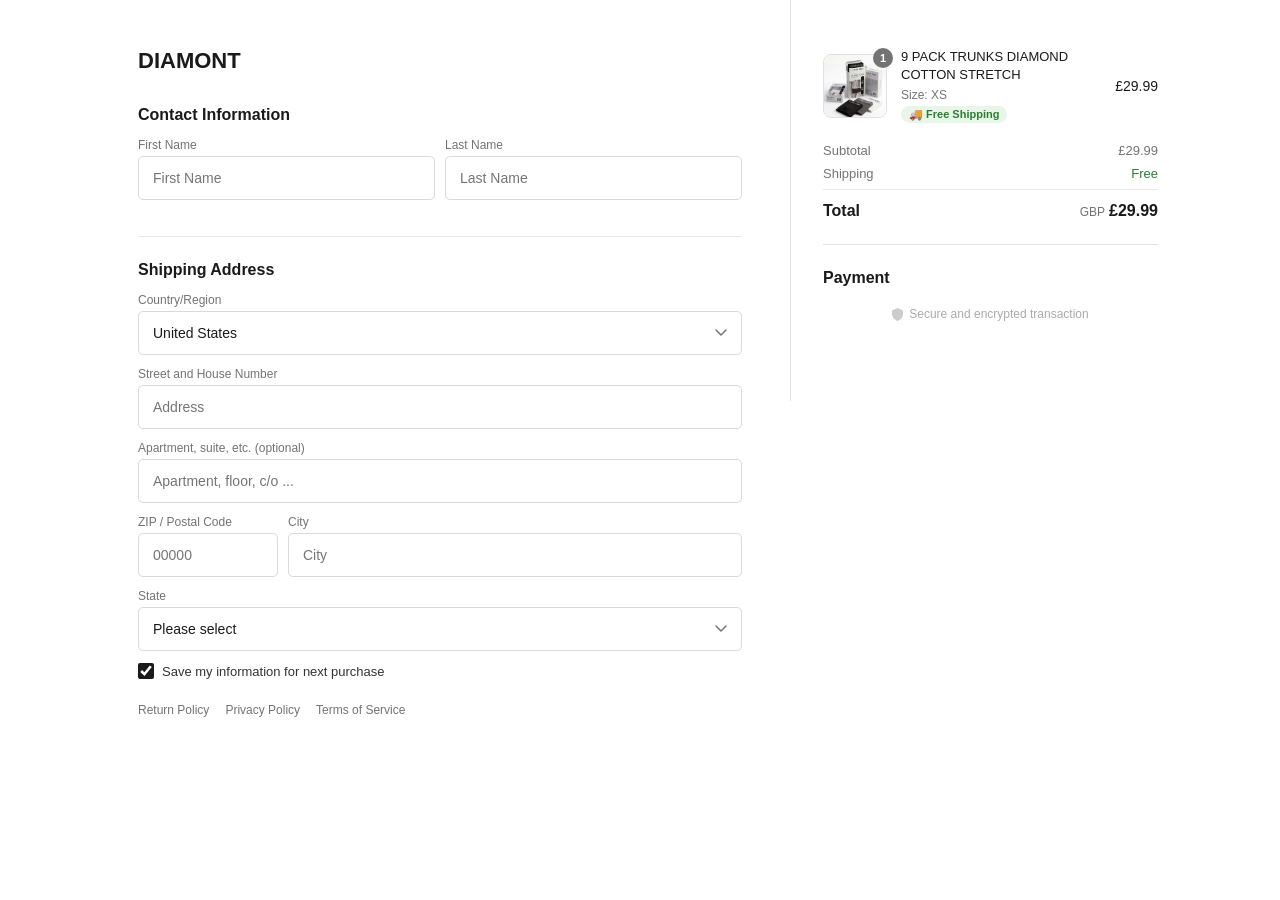
<file: checkout.html>
<!DOCTYPE html><html lang="en"><head>
  <meta charset="utf-8">
  <meta name="viewport" content="width=device-width, initial-scale=1">
  <title>DIAMONT - Checkout</title>

  <!-- ══ Resolve Plan ID and Return URL synchronously BEFORE Whop loads ══ -->
  <script>
    (function(){
      var params = new URLSearchParams(window.location.search);
      var plan = params.get('plan') || '';
      var size = params.get('size') || '';
      var price = params.get('price') || '29.99';
      
      var planMapping = {
        'xs':  'plan_GKCqi9cub20QK',
        's':   'plan_MTOjr6OyHSpbP',
        'm':   'plan_ddPRuNWJkyy0w',
        'l':   'plan_sWuqcWky50YoJ',
        'xl':  'plan_ah0VyirzppzPN',
        'xxl': 'plan_LNZKemcfdLcjw'
      };
      
      var resolved = plan;
      if (!resolved && size) {
        var s = size.toLowerCase().trim();
        if (s === 'xs' || s.indexOf('extra small') !== -1) resolved = planMapping['xs'];
        else if (s === 's' || s === 'small') resolved = planMapping['s'];
        else if (s === 'm' || s === 'medium') resolved = planMapping['m'];
        else if (s === 'l' || s === 'large') resolved = planMapping['l'];
        else if (s === 'xl' || s.indexOf('x-large') !== -1 || s.indexOf('extra large') !== -1) resolved = planMapping['xl'];
        else if (s === 'xxl' || s.indexOf('xx-large') !== -1) resolved = planMapping['xxl'];
      }
      if (!resolved) resolved = 'plan_GKCqi9cub20QK';
      window.__DIAMONT_PLAN_ID = resolved;

      // Preserve tracking and purchase parameters in return URL
      var returnParams = new URLSearchParams();
      returnParams.set('id', '{id}');
      returnParams.set('email', '{email}');
      returnParams.set('name', '{username}');
      returnParams.set('price', price);
      returnParams.set('currency', 'GBP');
      
      // Copy incoming UTM and tracking parameters
      var utmKeys = ['utm_source', 'utm_medium', 'utm_campaign', 'utm_content', 'utm_term', 'src', 'sck', 'xcod'];
      utmKeys.forEach(function(key) {
        if (params.has(key)) {
          returnParams.set(key, params.get(key));
        }
      });
      
      window.__DIAMONT_RETURN_URL = window.location.origin + '/thank-you.html?' + returnParams.toString();
    })();
  </script>

  <!-- ══ Whop Checkout Loader — static, like furadeira ══ -->
  <script async defer src="https://js.whop.com/static/checkout/loader.js"></script>

  <!-- Meta Pixel Code -->
  <script>
  !function(f,b,e,v,n,t,s)
  {if(f.fbq)return;n=f.fbq=function(){n.callMethod?
  n.callMethod.apply(n,arguments):n.queue.push(arguments)};
  if(!f._fbq)f._fbq=n;n.push=n;n.loaded=!0;n.version='2.0';
  n.queue=[];t=b.createElement(e);t.async=!0;
  t.src=v;s=b.getElementsByTagName(e)[0];
  s.parentNode.insertBefore(t,s)}(window, document,'script',
  'https://connect.facebook.net/en_US/fbevents.js');
  fbq('init', '1014024587850948');
  fbq('track', 'PageView');
  </script>
  <noscript><img height="1" width="1" style="display:none"
  src="https://www.facebook.com/tr?id=1014024587850948&ev=PageView&noscript=1"
  /></noscript>
  <!-- End Meta Pixel Code -->

  <!-- Utmify Pixel Integration -->
  <script>
    window.pixelId = "6a1e39c0710d91ec4444583a";
    var a = document.createElement("script");
    a.setAttribute("async", "");
    a.setAttribute("defer", "");
    a.setAttribute("src", "https://cdn.utmify.com.br/scripts/pixel/pixel.js");
    document.head.appendChild(a);
  </script>

  <!-- Utmify UTMs Capture Script -->
  <script
    src="https://cdn.utmify.com.br/scripts/utms/latest.js"
    data-utmify-prevent-xcod-sck
    data-utmify-prevent-subids
    data-utmify-ignore-iframe
    async
    defer
  ></script>

  <style>
    * { box-sizing: border-box; margin: 0; padding: 0; }

    body {
      font-family: -apple-system, BlinkMacSystemFont, 'Segoe UI', Helvetica, Arial, sans-serif;
      background: #fff;
      color: #333;
      font-size: 14px;
    }

    .checkout-wrap {
      display: flex;
      align-items: flex-start;
      min-height: 100vh;
      max-width: 1100px;
      margin: 0 auto;
      width: 100%;
    }

    .checkout-left {
      flex: 1;
      padding: 48px 48px 80px 48px;
      min-width: 0;
    }

    .checkout-right {
      width: 400px;
      background: #ffffff;
      border-left: 1px solid #e1e1e1;
      padding: 48px 32px 80px;
      flex-shrink: 0;
    }

    .shop-logo {
      font-size: 22px; font-weight: 700; color: #1a1a1a;
      margin-bottom: 32px; display: block; text-decoration: none;
    }

    .section-title {
      font-size: 16px; font-weight: 600; color: #1a1a1a; margin-bottom: 14px;
    }
    .section-divider {
      border: none; border-top: 1px solid #e8e8e8; margin: 24px 0;
    }

    .field-group { margin-bottom: 12px; }
    .field-row { display: flex; gap: 10px; }
    .field-row .field-group { flex: 1; }

    label { display: block; font-size: 12px; color: #737373; margin-bottom: 4px; }

    input[type=text], input[type=email], input[type=tel], select {
      width: 100%; height: 44px; padding: 0 14px;
      border: 1px solid #d9d9d9; border-radius: 5px;
      font-size: 14px; color: #1a1a1a; background: #fff;
      outline: none; transition: border 0.15s;
      appearance: none; -webkit-appearance: none;
      font-family: inherit;
    }
    input:focus, select:focus {
      border-color: #1a1a1a;
      box-shadow: 0 0 0 3px rgba(0,0,0,0.06);
    }
    select {
      background-image: url("data:image/svg+xml,%3Csvg xmlns='http://www.w3.org/2000/svg' width='12' height='8' fill='none'%3E%3Cpath d='M1 1l5 5 5-5' stroke='%23737373' stroke-width='1.5' stroke-linecap='round'/%3E%3C/svg%3E");
      background-repeat: no-repeat; background-position: right 14px center;
      padding-right: 36px; cursor: pointer;
    }
    .checkbox-row {
      display: flex; align-items: center; gap: 8px;
      font-size: 13px; color: #333; cursor: pointer; margin-top: 2px;
    }
    .checkbox-row input[type=checkbox] {
      width: 16px; height: 16px; accent-color: #1a1a1a;
      cursor: pointer; flex-shrink: 0;
    }
    .region-group { display: none; }

    .order-item { display: flex; align-items: center; gap: 14px; margin-bottom: 20px; }
    .item-img { width: 64px; height: 64px; flex-shrink: 0; position: relative; }
    .item-img img { width: 100%; height: 100%; object-fit: cover; border-radius: 8px; border: 1px solid #e1e1e1; }
    .item-badge {
      position: absolute; top: -6px; right: -6px;
      background: #737373; color: #fff; border-radius: 50%;
      width: 20px; height: 20px;
      display: flex; align-items: center; justify-content: center;
      font-size: 11px; font-weight: 600;
    }
    .item-info { flex: 1; }
    .item-name { font-size: 13px; font-weight: 500; color: #1a1a1a; line-height: 1.4; }
    .item-variant { font-size: 12px; color: #737373; margin-top: 3px; }
    .item-price { font-size: 14px; font-weight: 500; color: #1a1a1a; white-space: nowrap; }
    .product-badge {
      display: inline-block; background: #e8f5e9; color: #2e7d32;
      font-size: 11px; font-weight: 600; padding: 2px 8px; border-radius: 20px;
    }
    .summary-line {
      display: flex; justify-content: space-between;
      font-size: 13px; color: #737373; margin-bottom: 8px;
    }
    .summary-line.total {
      font-size: 16px; color: #1a1a1a; font-weight: 600;
      padding-top: 12px; border-top: 1px solid #e8e8e8; margin-top: 4px;
    }
    .summary-line.total .curr {
      font-size: 12px; font-weight: 400; color: #737373; margin-right: 4px;
    }

    .whop-divider { border: none; border-top: 1px solid #e1e1e1; margin: 24px 0; }
    .whop-container { width: 100%; display: block; }

    .secure-note {
      display: flex; align-items: center; gap: 6px;
      font-size: 12px; color: #aaa; margin-top: 20px; justify-content: center;
    }

    .policy-links { display: flex; gap: 16px; flex-wrap: wrap; margin-top: 24px; }
    .policy-links a { font-size: 12px; color: #737373; text-decoration: none; }
    .policy-links a:hover { color: #1a1a1a; text-decoration: underline; }

    /* Desktop: summary always visible at top of right panel */
    .order-summary-desktop { display: block; }
    .order-summary-mobile { display: none; }

    /* MOBILE */
    @media (max-width: 768px) {
      .checkout-wrap { flex-direction: column; }

      .checkout-right {
        width: 100%; border-left: none;
        border-bottom: 1px solid #e1e1e1;
        padding: 0; order: -1;
      }

      .checkout-left {
        width: 100%;
        padding: 20px 16px 60px;
      }

      .mobile-summary-toggle {
        display: flex; width: 100%; background: #f5f5f5;
        border: none; border-bottom: 1px solid #e1e1e1;
        padding: 14px 16px; font-size: 14px; color: #1a1a1a;
        font-weight: 500; cursor: pointer;
        align-items: center; justify-content: space-between;
        font-family: inherit; min-height: 48px;
      }
      .toggle-left { display: flex; align-items: center; gap: 8px; color: #1a6dcc; }
      .toggle-right { font-size: 14px; font-weight: 600; color: #1a1a1a; }

      .summary-collapsible { overflow: hidden; transition: max-height 0.3s ease; max-height: 500px; }
      .summary-collapsible.closed { max-height: 0; }
      .summary-inner { padding: 20px 16px; border-bottom: 1px solid #e1e1e1; background: #ffffff; }

      /* Mobile: Whop in left column, hide right-side Whop */
      .whop-right-block { display: none; }
      .order-summary-desktop { display: none; }
      .order-summary-mobile { display: block; }

      .field-row { flex-direction: column; gap: 0; }

      input[type=text], input[type=email], input[type=tel], select {
        height: 48px; font-size: 16px;
      }
    }

    @media (min-width: 769px) {
      .mobile-summary-toggle { display: none; }
      .summary-collapsible { max-height: none !important; overflow: visible; }
      .summary-inner { padding: 0; background: transparent; border: none; }
      /* Desktop: Whop in right column, hide left-side Whop */
      .whop-left-block { display: none; }
      .order-summary-desktop { display: block; }
      .order-summary-mobile { display: none; }
    }

    @media (min-width: 769px) and (max-width: 1150px) {
      .checkout-left { padding-left: 24px; }
      .checkout-right { padding-left: 24px; padding-right: 24px; }
    }
  </style>
</head>
<body>

<div class="checkout-wrap">

  <!-- ════════════ LEFT — form ════════════ -->
  <div class="checkout-left">
    <a href="index.html" class="shop-logo">DIAMONT</a>

    <div class="section-title">Contact Information</div>
    <div class="field-row">
      <div class="field-group">
        <label for="fname">First Name</label>
        <input type="text" id="fname" placeholder="First Name">
      </div>
      <div class="field-group">
        <label for="lname">Last Name</label>
        <input type="text" id="lname" placeholder="Last Name">
      </div>
    </div>

    <hr class="section-divider">

    <div class="section-title">Shipping Address</div>

    <div class="field-group">
      <label for="country">Country/Region</label>
      <select id="country" onchange="onCountryChange(this)">
        <option value="">Select country</option>
        <option value="US" selected="">United States</option>
        <option value="GB">United Kingdom</option>
        <option value="CA">Canada</option>
        <option value="AU">Australia</option>
        <option value="DE">Germany</option>
        <option value="FR">France</option>
        <option value="BR">Brazil</option>
        <option value="OTHER">Other</option>
      </select>
    </div>
    <div class="field-group">
      <label for="address">Street and House Number</label>
      <input type="text" id="address" placeholder="Address">
    </div>
    <div class="field-group">
      <label for="address2">Apartment, suite, etc. (optional)</label>
      <input type="text" id="address2" placeholder="Apartment, floor, c/o ...">
    </div>

    <div class="field-row">
      <div class="field-group" style="max-width:140px">
        <label for="plz">ZIP / Postal Code</label>
        <input type="text" id="plz" placeholder="00000" maxlength="10" oninput="fmtPlz(this)">
      </div>
      <div class="field-group">
        <label for="city">City</label>
        <input type="text" id="city" placeholder="City">
      </div>
    </div>

    <div class="field-group region-group" id="regionGroup" style="display: none;">
      <label id="regionLabel">State / Province</label>
      <select id="region"><option value="">Please select</option></select>
    </div>

    <label class="checkbox-row" style="margin-top:6px">
      <input type="checkbox" checked> Save my information for next purchase
    </label>

    <!-- WHOP — mobile (CSS hides on desktop) -->
    <div class="whop-left-block">
      <hr class="section-divider">
      <div class="section-title">Payment</div>
      <div class="whop-container" id="whop-mobile"
        data-whop-checkout-theme="light"
        data-whop-checkout-locale="en"
        data-whop-checkout-style-container-padding-x="0"
        data-whop-checkout-style-container-padding-top="0"></div>
      <div class="secure-note">
        <svg width="11" height="13" viewBox="0 0 12 14" fill="none"><path d="M6 0L0 2.5V6.5C0 9.8 2.6 12.9 6 14C9.4 12.9 12 9.8 12 6.5V2.5L6 0Z" fill="#ccc"></path></svg>
        Secure and encrypted transaction
      </div>
    </div>

    <div class="policy-links">
      <a href="#">Return Policy</a>
      <a href="#">Privacy Policy</a>
      <a href="#">Terms of Service</a>
    </div>

  </div>

  <!-- ════════════ RIGHT — summary ════════════ -->
  <div class="checkout-right">

    <!-- Desktop summary — always visible -->
    <div class="order-summary-desktop">
      <div class="order-item">
        <div class="item-img">
          <img src="assets/product-real-3.jpg" alt="DIAMONT Premium Stretch Trunks">
          <div class="item-badge">1</div>
        </div>
        <div class="item-info">
          <div class="item-name" id="item-name">9 PACK TRUNKS DIAMOND COTTON STRETCH</div>
          <div class="item-variant" id="item-variant" style="margin-top:4px">Size: XS</div>
          <div class="item-variant" style="margin-top:4px">
            <span class="product-badge">🚚 Free Shipping</span>
          </div>
        </div>
        <div class="item-price" id="item-price">£29.99</div>
      </div>
      <div class="summary-line"><span>Subtotal</span><span id="summary-subtotal">£29.99</span></div>
      <div class="summary-line"><span>Shipping</span><span style="color:#2e7d32;font-weight:500;">Free</span></div>
      <div class="summary-line total">
        <span>Total</span>
        <span><span class="curr">GBP</span><span id="summary-total">£29.99</span></span>
      </div>
    </div>

    <!-- Mobile toggle accordion -->
    <div class="order-summary-mobile">
      <button class="mobile-summary-toggle" onclick="toggleSummary(this)">
        <span class="toggle-left">
          <svg width="18" height="18" viewBox="0 0 24 24" fill="none" stroke="currentColor" stroke-width="1.8" stroke-linecap="round" stroke-linejoin="round"><circle cx="9" cy="21" r="1"></circle><circle cx="20" cy="21" r="1"></circle><path d="M1 1h4l2.68 13.39a2 2 0 0 0 2 1.61h9.72a2 2 0 0 0 2-1.61L23 6H6"></path></svg>
          Hide order summary  ▴
        </span>
        <span class="toggle-right" id="mobile-toggle-price">£29.99</span>
      </button>
      <div class="summary-collapsible" id="summaryCollapsible">
        <div class="summary-inner">
          <div class="order-item">
            <div class="item-img">
              <img src="assets/product-real-3.jpg" alt="DIAMONT Premium Stretch Trunks">
              <div class="item-badge">1</div>
            </div>
            <div class="item-info">
              <div class="item-name">9 PACK TRUNKS DIAMOND COTTON STRETCH</div>
              <div class="item-variant" style="margin-top:4px">Size: XS</div>
              <div class="item-variant" style="margin-top:4px">
                <span class="product-badge">🚚 Free Shipping</span>
              </div>
            </div>
            <div class="item-price">£29.99</div>
          </div>
          <div class="summary-line"><span>Subtotal</span><span>£29.99</span></div>
          <div class="summary-line"><span>Shipping</span><span style="color:#2e7d32;font-weight:500;">Free</span></div>
          <div class="summary-line total">
            <span>Total</span>
            <span><span class="curr">GBP</span><span>£29.99</span></span>
          </div>
        </div>
      </div>
    </div>

    <!-- WHOP — desktop (CSS hides on mobile) -->
    <div class="whop-right-block">
      <hr class="whop-divider">
      <div class="section-title" style="margin-bottom:14px;">Payment</div>
      <div class="whop-container" id="whop-desktop"
        data-whop-checkout-theme="light"
        data-whop-checkout-locale="en"
        data-whop-checkout-style-container-padding-x="0"
        data-whop-checkout-style-container-padding-top="0"></div>
      <div class="secure-note">
        <svg width="11" height="13" viewBox="0 0 12 14" fill="none"><path d="M6 0L0 2.5V6.5C0 9.8 2.6 12.9 6 14C9.4 12.9 12 9.8 12 6.5V2.5L6 0Z" fill="#ccc"></path></svg>
        Secure and encrypted transaction
      </div>
    </div>

  </div>

</div>



<!-- ══ Form logic + URL param sync (no DOM removal, no dynamic script injection) ══ -->
<script>
  var regions = {
    US: {
      label: 'State',
      list: ['Alabama','Alaska','Arizona','Arkansas','California','Colorado',
             'Connecticut','Delaware','Florida','Georgia','Hawaii','Idaho',
             'Illinois','Indiana','Iowa','Kansas','Kentucky','Louisiana',
             'Maine','Maryland','Massachusetts','Michigan','Minnesota',
             'Mississippi','Missouri','Montana','Nebraska','Nevada',
             'New Hampshire','New Jersey','New Mexico','New York',
             'North Carolina','North Dakota','Ohio','Oklahoma','Oregon',
             'Pennsylvania','Rhode Island','South Carolina','South Dakota',
             'Tennessee','Texas','Utah','Vermont','Virginia','Washington',
             'West Virginia','Wisconsin','Wyoming']
    },
    CA: {
      label: 'Province',
      list: ['Alberta','British Columbia','Manitoba','New Brunswick',
             'Newfoundland and Labrador','Nova Scotia','Ontario',
             'Prince Edward Island','Quebec','Saskatchewan']
    },
    AU: {
      label: 'State',
      list: ['Australian Capital Territory','New South Wales','Northern Territory',
             'Queensland','South Australia','Tasmania','Victoria','Western Australia']
    },
    DE: {
      label: 'State',
      list: ['Baden-Württemberg','Bavaria','Berlin','Brandenburg','Bremen',
             'Hamburg','Hesse','Lower Saxony','Mecklenburg-Vorpommern',
             'North Rhine-Westphalia','Rhineland-Palatinate','Saarland',
             'Saxony','Saxony-Anhalt','Schleswig-Holstein','Thuringia']
    }
  };
  var plzLengths = { US: 5, CA: 6, AU: 4, DE: 5 };

  function onCountryChange(sel) {
    var val = sel.value;
    var rg  = document.getElementById('regionGroup');
    var rl  = document.getElementById('regionLabel');
    var rs  = document.getElementById('region');
    var plz = document.getElementById('plz');
    var len = plzLengths[val] || 10;
    plz.maxLength = len;
    plz.placeholder = '00000';
    var data = regions[val];
    if (data) {
      rl.textContent = data.label;
      rs.innerHTML = '<option value="">Please select</option>' +
        data.list.map(function(r){ return '<option>'+r+'</option>'; }).join('');
      rg.style.display = 'block';
    } else {
      rg.style.display = 'none';
    }
  }

  function fmtPlz(el) {
    var country = document.getElementById('country').value;
    var len = plzLengths[country] || 5;
    el.value = el.value.replace(/\D/g,'').slice(0, len);
  }

  onCountryChange(document.getElementById('country'));

  var summaryOpen = true;
  function toggleSummary(btn) {
    summaryOpen = !summaryOpen;
    document.getElementById('summaryCollapsible').classList.toggle('closed', !summaryOpen);
    var icon = '<svg width="18" height="18" viewBox="0 0 24 24" fill="none" stroke="currentColor" stroke-width="1.8" stroke-linecap="round" stroke-linejoin="round"><circle cx="9" cy="21" r="1"/><circle cx="20" cy="21" r="1"/><path d="M1 1h4l2.68 13.39a2 2 0 0 0 2 1.61h9.72a2 2 0 0 0 2-1.61L23 6H6"/></svg>';
    btn.querySelector('.toggle-left').innerHTML = summaryOpen
      ? icon + ' Hide order summary  ▴'
      : icon + ' Show order summary  ▾';
  }

  // ── Sync URL params to product display ──
  (function() {
    var params  = new URLSearchParams(window.location.search);
    var size    = params.get('size') || '';
    var product = params.get('product') || '9 PACK TRUNKS DIAMOND COTTON STRETCH';
    var price   = params.get('price') || '29.99';

    // Update product name
    var nameEl = document.getElementById('item-name');
    if (nameEl) nameEl.textContent = product;

    // Update variant
    var variantEl = document.getElementById('item-variant');
    if (variantEl) variantEl.textContent = size ? 'Size: ' + size : 'Size: XS';

    // Update prices
    var formatted = '£' + parseFloat(price).toFixed(2);
    var priceEl    = document.getElementById('item-price');
    var subtotalEl = document.getElementById('summary-subtotal');
    var totalEl    = document.getElementById('summary-total');
    var toggleRight = document.getElementById('mobile-toggle-price');

    if (priceEl)     priceEl.textContent     = formatted;
    if (subtotalEl)  subtotalEl.textContent   = formatted;
    if (totalEl)     totalEl.textContent      = formatted;
    if (toggleRight) toggleRight.textContent  = formatted;
  })();

  // ── Save customer name to localStorage ──
  (function() {
    var fnameInput = document.getElementById('fname');
    var lnameInput = document.getElementById('lname');
    function saveNames() {
      localStorage.setItem('customer_first_name', (fnameInput.value || '').trim());
      localStorage.setItem('customer_last_name',  (lnameInput.value || '').trim());
    }
    if (fnameInput) fnameInput.addEventListener('input', saveNames);
    if (lnameInput) lnameInput.addEventListener('input', saveNames);
  })();

  // ── Generate order ID if not present ──
  if (!localStorage.getItem('customer_order_id')) {
    localStorage.setItem('customer_order_id', 'DM' + Math.floor(100000 + Math.random() * 900000));
  }
</script>

<!-- ══ Apply dynamic plan-id and return-url to static Whop containers ══ -->
<script>
  (function() {
    var planId = window.__DIAMONT_PLAN_ID;
    var returnUrl = window.__DIAMONT_RETURN_URL;
    var containers = document.querySelectorAll('.whop-container');
    for (var i = 0; i < containers.length; i++) {
      containers[i].setAttribute('data-whop-checkout-plan-id', planId);
      if (returnUrl) {
        containers[i].setAttribute('data-whop-checkout-return-url', returnUrl);
      }
    }
  })();
</script>

</body>
</html>
</file>
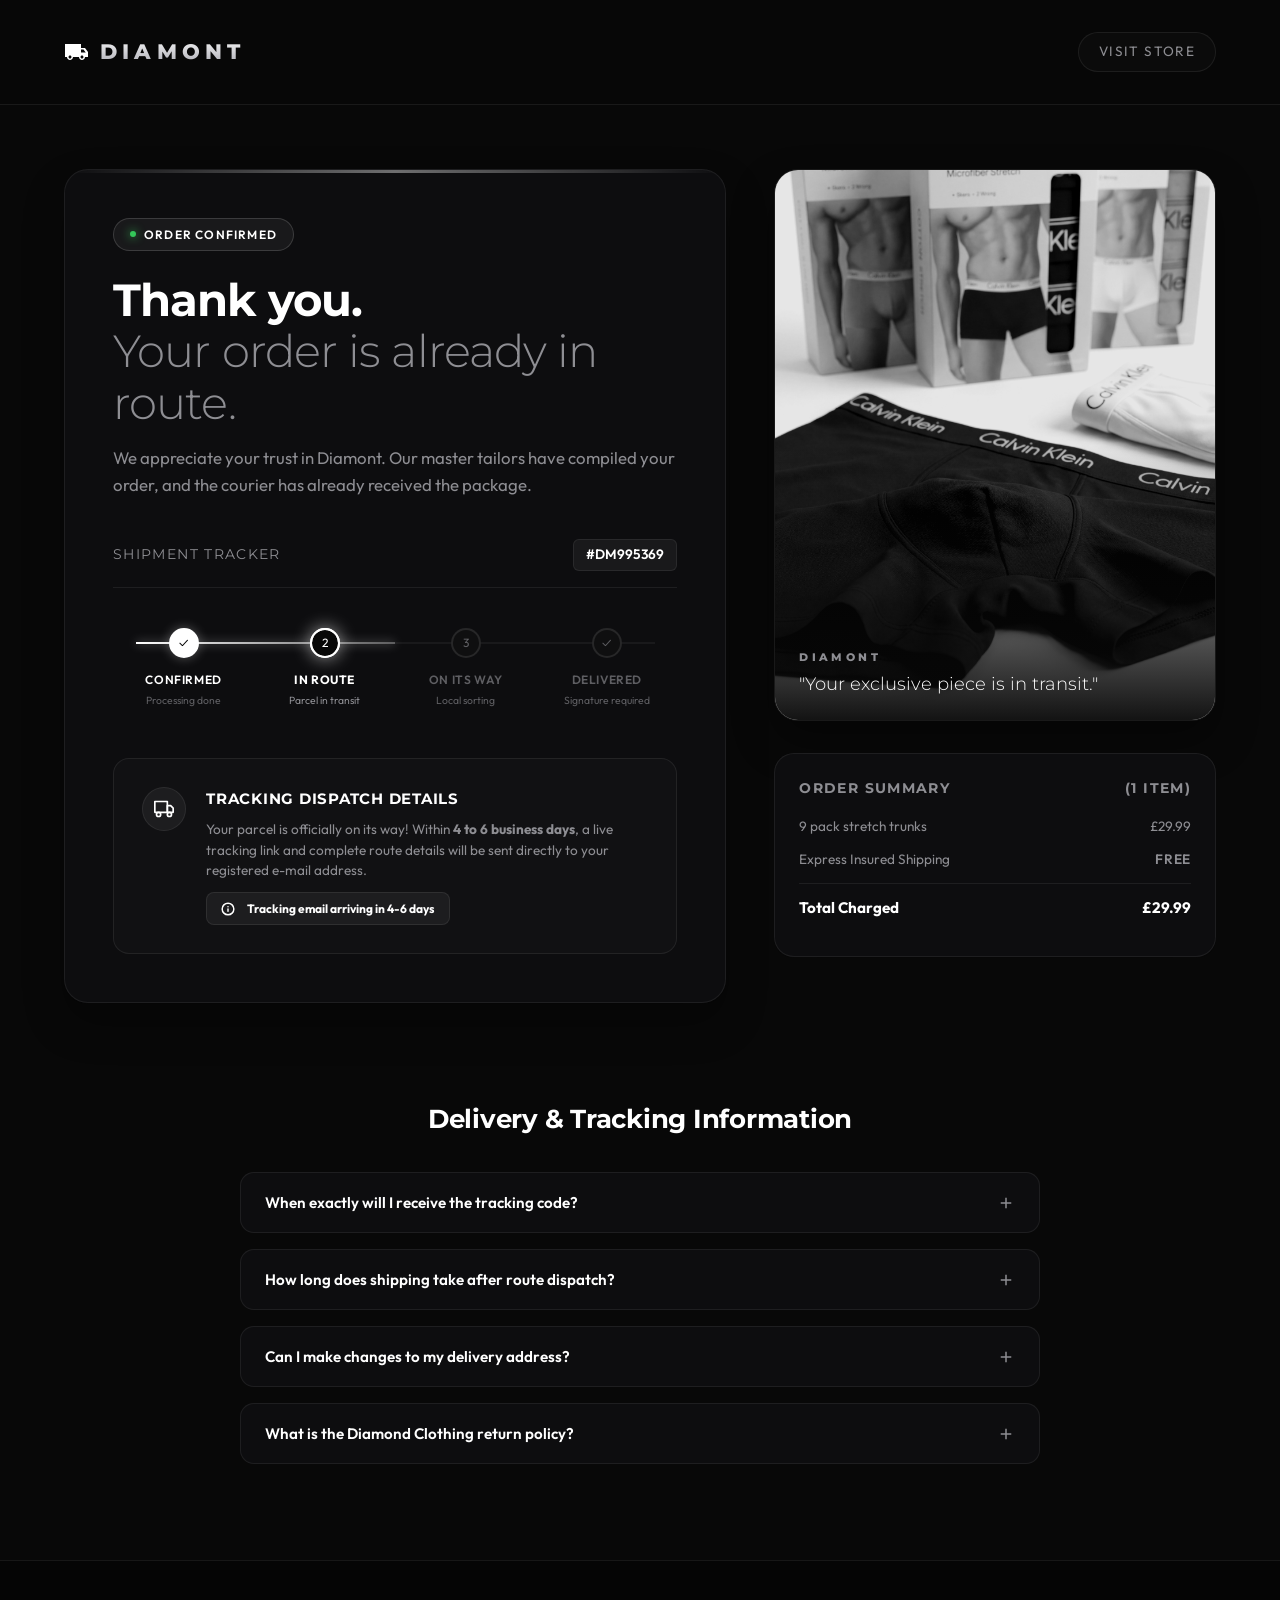
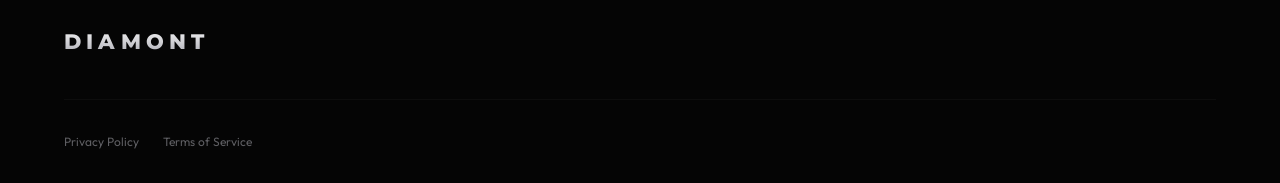
<file: thank-you.html>
<!DOCTYPE html>
<html lang="en">
<head>
    <meta charset="UTF-8">
    <meta name="viewport" content="width=device-width, initial-scale=1.0">
    <title>Thank You For Your Order | Diamont</title>
    <meta name="description" content="Thank you for shopping at Diamont. Your premium order is already in transit. Expect your tracking details in your email in 4-6 days.">
    
    <!-- Open Graph / SEO -->
    <meta property="og:title" content="Order Confirmed | Diamont">
    <meta property="og:description" content="Your exclusive purchase is already in route. Track details arriving via email.">
    <meta property="og:type" content="website">
    
    <!-- CSS Stylesheet -->
    <link rel="stylesheet" href="styles.css">

    <!-- Meta Pixel Code -->
    <script>
    !function(f,b,e,v,n,t,s)
    {if(f.fbq)return;n=f.fbq=function(){n.callMethod?
    n.callMethod.apply(n,arguments):n.queue.push(arguments)};
    if(!f._fbq)f._fbq=n;n.push=n;n.loaded=!0;n.version='2.0';
    n.queue=[];t=b.createElement(e);t.async=!0;
    t.src=v;s=b.getElementsByTagName(e)[0];
    s.parentNode.insertBefore(t,s)}(window, document,'script',
    'https://connect.facebook.net/en_US/fbevents.js');
    fbq('init', '1014024587850948');
    fbq('track', 'PageView');
    </script>
    <noscript><img height="1" width="1" style="display:none"
    src="https://www.facebook.com/tr?id=1014024587850948&ev=PageView&noscript=1"
    /></noscript>
    <!-- End Meta Pixel Code -->

    <!-- Utmify Pixel Integration -->
    <script>
      window.pixelId = "6a1e39c0710d91ec4444583a";
      var a = document.createElement("script");
      a.setAttribute("async", "");
      a.setAttribute("defer", "");
      a.setAttribute("src", "https://cdn.utmify.com.br/scripts/pixel/pixel.js");
      document.head.appendChild(a);
    </script>

    <!-- Utmify UTMs Capture Script -->
    <script
      src="https://cdn.utmify.com.br/scripts/utms/latest.js"
      data-utmify-prevent-xcod-sck
      data-utmify-prevent-subids
      async
      defer
    ></script>
</head>
<body>

    <!-- Suttle luxury background animation canvas -->
    <canvas id="bg-canvas" class="background-canvas"></canvas>
    <div class="gradient-overlay"></div>

    <!-- Header -->
    <header class="header" id="main-header">
        <div class="container header-container">
            <a href="index.html" class="brand-logo" id="brand-logo-link">
                <!-- Premium Delivery Truck Icon SVG -->
                <svg viewBox="0 0 24 24" xmlns="http://www.w3.org/2000/svg">
                    <path d="M20 8h-3V4H1v13h2c0 1.66 1.34 3 3 3s3-1.34 3-3h6c0 1.66 1.34 3 3 3s3-1.34 3-3h3v-5l-3-4zM6 18.5c-.83 0-1.5-.67-1.5-1.5s.67-1.5 1.5-1.5 1.5.67 1.5 1.5-.67 1.5-1.5 1.5zm13.5-9l2.25 3H17V9.5h2.5zM18 18.5c-.83 0-1.5-.67-1.5-1.5s.67-1.5 1.5-1.5 1.5.67 1.5 1.5-.67 1.5-1.5 1.5z"/>
                </svg>
                <span class="brand-name">Diamont</span>
            </a>
            <a href="index.html" class="nav-link" id="visit-store-btn">Visit Store</a>
        </div>
    </header>

    <!-- Main Content Grid -->
    <main class="container main-grid" id="landing-main">
        
        <!-- Left Side: Order Status & Timings -->
        <section class="order-status-section" id="status-section">
            <div class="thank-you-card" id="main-thank-you-card">
                <div class="badge-wrapper">
                    <div class="success-badge" id="success-badge-container">
                        <span class="dot"></span>
                        Order Confirmed
                    </div>
                </div>
                
                <h1 class="main-title" id="page-hero-title">
                    Thank you. <br>
                    <span>Your order is already in route.</span>
                </h1>
                
                <p class="sub-title">
                    We appreciate your trust in Diamont. Our master tailors have compiled your order, and the courier has already received the package.
                </p>

                <!-- Stepper Progress Tracker -->
                <div class="tracking-wrapper" id="order-tracking-stepper">
                    <div class="tracking-header">
                        <span class="tracking-title">Shipment Tracker</span>
                        <span class="order-number" id="order-number" title="Click to copy order ID">
                            #DM-98246X
                        </span>
                    </div>

                    <div class="timeline" id="status-timeline">
                        <div class="timeline-line">
                            <div class="timeline-progress" id="progress-bar"></div>
                        </div>

                        <!-- Step 1: Confirmed -->
                        <div class="timeline-step completed" id="step-confirmed">
                            <div class="step-node">✓</div>
                            <span class="step-label">Confirmed</span>
                            <span class="step-sublabel">Processing done</span>
                        </div>

                        <!-- Step 2: In Route -->
                        <div class="timeline-step active" id="step-in-route">
                            <div class="step-node">2</div>
                            <span class="step-label">In Route</span>
                            <span class="step-sublabel">Parcel in transit</span>
                        </div>

                        <!-- Step 3: Out for Delivery -->
                        <div class="timeline-step" id="step-out-delivery">
                            <div class="step-node">3</div>
                            <span class="step-label">On Its Way</span>
                            <span class="step-sublabel">Local sorting</span>
                        </div>

                        <!-- Step 4: Arrived -->
                        <div class="timeline-step" id="step-delivered">
                            <div class="step-node">✓</div>
                            <span class="step-label">Delivered</span>
                            <span class="step-sublabel">Signature required</span>
                        </div>
                    </div>
                </div>

                <!-- Shipping / Tracking Alert Notice -->
                <div class="info-card" id="tracking-dispatch-info">
                    <div class="info-icon">
                        <!-- Modern Delivery Truck SVG -->
                        <svg viewBox="0 0 24 24" width="24" height="24" stroke="currentColor" stroke-width="2" fill="none" stroke-linecap="round" stroke-linejoin="round">
                            <rect x="1" y="3" width="15" height="13"></rect>
                            <polygon points="16 8 20 8 23 11 23 16 16 16 16 8"></polygon>
                            <circle cx="5.5" cy="18.5" r="2.5"></circle>
                            <circle cx="18.5" cy="18.5" r="2.5"></circle>
                        </svg>
                    </div>
                    <div class="info-content">
                        <h3>Tracking Dispatch Details</h3>
                        <p>
                            Your parcel is officially on its way! Within <strong>4 to 6 business days</strong>, a live tracking link and complete route details will be sent directly to your registered e-mail address.
                        </p>
                        <div class="highlight-box" id="notice-pill">
                            <svg viewBox="0 0 24 24" width="14" height="14" stroke="currentColor" stroke-width="2.5" fill="none" stroke-linecap="round" stroke-linejoin="round" style="margin-right: 4px;">
                                <circle cx="12" cy="12" r="10"></circle>
                                <line x1="12" y1="16" x2="12" y2="12"></line>
                                <line x1="12" y1="8" x2="12.01" y2="8"></line>
                            </svg>
                            Tracking email arriving in 4-6 days
                        </div>
                    </div>
                </div>
            </div>
        </section>

        <!-- Right Side: Luxury Graphic Showcase & Summary -->
        <aside class="sidebar" id="sidebar-container">
            
            <!-- Beautiful AI B&W Delivery Package Image Overlay Card -->
            <div class="editorial-image-wrapper" id="delivery-image-container">
                <img src="assets/hero-delivery.jpg" alt="Diamont Premium Package Delivery" class="editorial-image" id="editorial-hero">
                <div class="image-overlay">
                    <span class="image-brand">Diamont</span>
                    <h2 class="image-quote">"Your exclusive piece is in transit."</h2>
                </div>
            </div>

            <!-- Order Summary Details Box -->
            <div class="summary-card" id="order-summary-card">
                <h3 class="summary-title" id="summary-title-heading">
                    Order Summary <span>(1 item)</span>
                </h3>
                
                <div class="summary-item">
                    <span>9 pack stretch trunks</span>
                    <span>£29.99</span>
                </div>
                
                <div class="summary-item">
                    <span>Express Insured Shipping</span>
                    <span style="letter-spacing: 0.05em; font-weight: 600;">FREE</span>
                </div>
                
                <div class="summary-item total">
                    <span>Total Charged</span>
                    <span>£29.99</span>
                </div>
            </div>
        </aside>
    </main>

    <!-- Interactive FAQ Section -->
    <section class="container faq-section" id="faq-section-wrapper">
        <h2 class="faq-title" id="faq-section-title">Delivery & Tracking Information</h2>
        
        <div class="faq-grid" id="faq-accordion-grid">
            
            <!-- FAQ Item 1 -->
            <div class="faq-item" id="faq-item-1">
                <button class="faq-trigger" id="faq-btn-1">
                    When exactly will I receive the tracking code?
                    <svg class="faq-icon" viewBox="0 0 24 24" fill="none" stroke="currentColor" stroke-width="2">
                        <line x1="12" y1="5" x2="12" y2="19"></line>
                        <line x1="5" y1="12" x2="19" y2="12"></line>
                    </svg>
                </button>
                <div class="faq-content">
                    <div class="faq-inner">
                        Your parcel is already in route! Because our high-end fulfillment system works automatically, your localized tracking code will be fully generated and dispatched to your email address within <strong>4 to 6 business days</strong>. No action is required on your part.
                    </div>
                </div>
            </div>

            <!-- FAQ Item 2 -->
            <div class="faq-item" id="faq-item-2">
                <button class="faq-trigger" id="faq-btn-2">
                    How long does shipping take after route dispatch?
                    <svg class="faq-icon" viewBox="0 0 24 24" fill="none" stroke="currentColor" stroke-width="2">
                        <line x1="12" y1="5" x2="12" y2="19"></line>
                        <line x1="5" y1="12" x2="19" y2="12"></line>
                    </svg>
                </button>
                <div class="faq-content">
                    <div class="faq-inner">
                        Since your package is already in transit, shipping typically takes between <strong>7 to 14 business days</strong> depending on your region. You will be able to follow its door-to-door transit status once you receive your tracking email.
                    </div>
                </div>
            </div>

            <!-- FAQ Item 3 -->
            <div class="faq-item" id="faq-item-3">
                <button class="faq-trigger" id="faq-btn-3">
                    Can I make changes to my delivery address?
                    <svg class="faq-icon" viewBox="0 0 24 24" fill="none" stroke="currentColor" stroke-width="2">
                        <line x1="12" y1="5" x2="12" y2="19"></line>
                        <line x1="5" y1="12" x2="19" y2="12"></line>
                    </svg>
                </button>
                <div class="faq-content">
                    <div class="faq-inner">
                        If you need to adjust your shipping address, please contact our priority customer service immediately at <strong>concierge@diamondclothing.com</strong>. Make sure to include your order ID <strong>#DM-98246X</strong>. Please note that address changes cannot be guaranteed if the local courier has already sorted the parcel.
                    </div>
                </div>
            </div>

            <!-- FAQ Item 4 -->
            <div class="faq-item" id="faq-item-4">
                <button class="faq-trigger" id="faq-btn-4">
                    What is the Diamond Clothing return policy?
                    <svg class="faq-icon" viewBox="0 0 24 24" fill="none" stroke="currentColor" stroke-width="2">
                        <line x1="12" y1="5" x2="12" y2="19"></line>
                        <line x1="5" y1="12" x2="19" y2="12"></line>
                    </svg>
                </button>
                <div class="faq-content">
                    <div class="faq-inner">
                        We offer a complimentary <strong>30-day return or exchange period</strong> for all unworn garments with their original packaging and signature diamond tags attached. If you wish to process an exchange, simply email us once your package is received.
                    </div>
                </div>
            </div>

        </div>
    </section>

    <!-- Footer -->
    <footer class="footer" id="main-footer">
        <div class="container">
            <div class="footer-main">
                <div class="footer-brand">
                    <span class="brand-name">Diamont</span>
                </div>
            </div>

            <div class="footer-bottom">
                <div class="footer-legal">
                    <a href="#" class="legal-link">Privacy Policy</a>
                    <a href="#" class="legal-link">Terms of Service</a>
                </div>
            </div>
        </div>
    </footer>

    <!-- Clipboard Copy Toast Notification -->
    <div id="toast" class="toast">
        Order ID Copied to Clipboard
    </div>

    <!-- Script File -->
    <script src="app.js"></script>
</body>
</html>
</file>
<file: styles.css>
@import url('https://fonts.googleapis.com/css2?family=Montserrat:ital,wght@0,100..900;1,100..900&family=Outfit:wght@100..900&display=swap');

/* --- CUSTOM VARIABLES --- */
:root {
    --font-heading: 'Montserrat', sans-serif;
    --font-body: 'Outfit', sans-serif;
    
    --bg-primary: #080808;
    --bg-secondary: #0f0f10;
    --bg-card: rgba(18, 18, 20, 0.65);
    --border-color: rgba(255, 255, 255, 0.07);
    --border-hover: rgba(255, 255, 255, 0.18);
    
    --text-primary: #ffffff;
    --text-secondary: #8e8e93;
    --text-muted: #5e5e62;
    
    --white-glow: rgba(255, 255, 255, 0.15);
    --white-glow-strong: rgba(255, 255, 255, 0.4);
    
    --transition-smooth: all 0.4s cubic-bezier(0.16, 1, 0.3, 1);
}

/* --- RESET & BASE STYLES --- */
* {
    margin: 0;
    padding: 0;
    box-sizing: border-box;
}

html, body {
    width: 100%;
    min-height: 100%;
    background-color: var(--bg-primary);
    color: var(--text-primary);
    font-family: var(--font-body);
    overflow-x: hidden;
    scroll-behavior: smooth;
    line-height: 1.6;
}

/* Scrollbar Customization */
::-webkit-scrollbar {
    width: 8px;
}
::-webkit-scrollbar-track {
    background: var(--bg-primary);
}
::-webkit-scrollbar-thumb {
    background: #2c2c2e;
    border-radius: 4px;
}
::-webkit-scrollbar-thumb:hover {
    background: #48484a;
}

/* Background Gradients */
.background-canvas {
    position: fixed;
    top: 0;
    left: 0;
    width: 100%;
    height: 100%;
    z-index: -1;
    pointer-events: none;
}

.gradient-overlay {
    position: fixed;
    top: 0;
    left: 0;
    width: 100%;
    height: 100%;
    background: radial-gradient(circle at 50% -20%, rgba(255, 255, 255, 0.05) 0%, rgba(8, 8, 8, 0) 70%),
                radial-gradient(circle at 0% 100%, rgba(255, 255, 255, 0.02) 0%, rgba(8, 8, 8, 0) 50%);
    z-index: -1;
    pointer-events: none;
}

/* --- LAYOUT WRAPPER --- */
.container {
    max-width: 1200px;
    margin: 0 auto;
    padding: 0 24px;
}

/* --- HEADER --- */
.header {
    padding: 32px 0;
    border-bottom: 1px solid var(--border-color);
    background: rgba(8, 8, 8, 0.8);
    backdrop-filter: blur(12px);
    -webkit-backdrop-filter: blur(12px);
    position: sticky;
    top: 0;
    z-index: 100;
}

.header-container {
    display: flex;
    justify-content: space-between;
    align-items: center;
}

.brand-logo {
    display: flex;
    align-items: center;
    gap: 12px;
    text-decoration: none;
    color: var(--text-primary);
}

.brand-logo svg {
    width: 24px;
    height: 24px;
    fill: currentColor;
    animation: pulseGlow 3s ease-in-out infinite alternate;
}

.brand-name {
    font-family: var(--font-heading);
    font-weight: 800;
    font-size: 1.3rem;
    letter-spacing: 0.25em;
    text-transform: uppercase;
    background: linear-gradient(180deg, #ffffff 0%, #a1a1aa 100%);
    -webkit-background-clip: text;
    -webkit-text-fill-color: transparent;
}

.nav-link {
    font-size: 0.85rem;
    letter-spacing: 0.1em;
    text-transform: uppercase;
    color: var(--text-secondary);
    text-decoration: none;
    transition: var(--transition-smooth);
    border: 1px solid var(--border-color);
    padding: 8px 20px;
    border-radius: 40px;
    background: rgba(255, 255, 255, 0.02);
}

.nav-link:hover {
    color: var(--text-primary);
    border-color: var(--text-primary);
    box-shadow: 0 0 15px var(--white-glow);
}

/* --- MAIN LAYOUT --- */
.main-grid {
    display: grid;
    grid-template-columns: 1.2fr 0.8fr;
    gap: 48px;
    margin-top: 64px;
    margin-bottom: 96px;
    align-items: start;
}

@media (max-width: 992px) {
    .main-grid {
        grid-template-columns: 1fr;
        gap: 40px;
        margin-top: 40px;
    }
}

/* --- HERO & THANK YOU SECTION --- */
.thank-you-card {
    background: var(--bg-card);
    border: 1px solid var(--border-color);
    border-radius: 24px;
    padding: 48px;
    backdrop-filter: blur(20px);
    -webkit-backdrop-filter: blur(20px);
    box-shadow: 0 20px 40px rgba(0, 0, 0, 0.3);
    position: relative;
    overflow: hidden;
    animation: slideUp 0.8s cubic-bezier(0.16, 1, 0.3, 1);
}

.thank-you-card::before {
    content: '';
    position: absolute;
    top: 0;
    left: 0;
    width: 100%;
    height: 3px;
    background: linear-gradient(90deg, transparent, rgba(255,255,255,0.4), transparent);
}

.badge-wrapper {
    margin-bottom: 24px;
}

.success-badge {
    display: inline-flex;
    align-items: center;
    gap: 8px;
    background: rgba(255, 255, 255, 0.05);
    border: 1px solid rgba(255, 255, 255, 0.15);
    padding: 6px 16px;
    border-radius: 100px;
    font-size: 0.75rem;
    font-weight: 600;
    letter-spacing: 0.1em;
    text-transform: uppercase;
    color: var(--text-primary);
}

.success-badge .dot {
    width: 6px;
    height: 6px;
    background-color: #34c759;
    border-radius: 50%;
    box-shadow: 0 0 10px #34c759;
    animation: blink 1.8s infinite ease-in-out;
}

.main-title {
    font-family: var(--font-heading);
    font-size: 2.8rem;
    font-weight: 700;
    line-height: 1.15;
    letter-spacing: -0.02em;
    margin-bottom: 16px;
}

.main-title span {
    font-weight: 300;
    color: var(--text-secondary);
}

.sub-title {
    font-size: 1.05rem;
    color: var(--text-secondary);
    margin-bottom: 40px;
    max-width: 600px;
}

/* --- ORDER TRACKING TIMELINE --- */
.tracking-wrapper {
    margin-bottom: 48px;
}

.tracking-header {
    display: flex;
    justify-content: space-between;
    align-items: center;
    margin-bottom: 24px;
    padding-bottom: 16px;
    border-bottom: 1px solid var(--border-color);
}

.tracking-title {
    font-family: var(--font-heading);
    font-size: 0.85rem;
    letter-spacing: 0.1em;
    text-transform: uppercase;
    color: var(--text-secondary);
}

.order-number {
    font-family: var(--font-body);
    font-size: 0.85rem;
    font-weight: 600;
    color: var(--text-primary);
    cursor: pointer;
    background: rgba(255, 255, 255, 0.05);
    padding: 4px 12px;
    border-radius: 6px;
    border: 1px solid var(--border-color);
    transition: var(--transition-smooth);
}

.order-number:hover {
    border-color: var(--text-primary);
    background: rgba(255, 255, 255, 0.1);
}

.timeline {
    position: relative;
    display: flex;
    justify-content: space-between;
    margin-top: 40px;
}

.timeline-line {
    position: absolute;
    top: 14px;
    left: 4%;
    right: 4%;
    height: 2px;
    background: rgba(255, 255, 255, 0.05);
    z-index: 1;
}

.timeline-progress {
    position: absolute;
    top: 0;
    left: 0;
    height: 100%;
    background: linear-gradient(90deg, #ffffff, rgba(255, 255, 255, 0.3));
    width: 50%; /* Reached step 2 (In Transit) */
    z-index: 2;
    box-shadow: 0 0 10px rgba(255,255,255,0.5);
    animation: loadProgress 1.5s cubic-bezier(0.16, 1, 0.3, 1) forwards;
}

.timeline-step {
    position: relative;
    z-index: 3;
    display: flex;
    flex-direction: column;
    align-items: center;
    width: 25%;
    text-align: center;
}

.step-node {
    width: 30px;
    height: 30px;
    border-radius: 50%;
    background: var(--bg-secondary);
    border: 2px solid rgba(255, 255, 255, 0.1);
    display: flex;
    align-items: center;
    justify-content: center;
    margin-bottom: 12px;
    transition: var(--transition-smooth);
    font-size: 0.75rem;
    color: var(--text-muted);
}

.step-label {
    font-size: 0.75rem;
    font-weight: 600;
    text-transform: uppercase;
    letter-spacing: 0.05em;
    color: var(--text-muted);
    transition: var(--transition-smooth);
}

.step-sublabel {
    font-size: 0.65rem;
    color: var(--text-muted);
    margin-top: 4px;
}

/* Completed Steps */
.timeline-step.completed .step-node {
    background: #ffffff;
    border-color: #ffffff;
    color: #000000;
    box-shadow: 0 0 12px rgba(255, 255, 255, 0.3);
}

.timeline-step.completed .step-label {
    color: var(--text-primary);
}

/* Active Step: In Route */
.timeline-step.active .step-node {
    background: var(--bg-primary);
    border-color: #ffffff;
    color: #ffffff;
    box-shadow: 0 0 18px rgba(255, 255, 255, 0.6);
    position: relative;
    animation: activeGlow 2s infinite alternate;
}

.timeline-step.active .step-node::after {
    content: '';
    position: absolute;
    width: 100%;
    height: 100%;
    border-radius: 50%;
    border: 2px solid #ffffff;
    animation: ripple 2s infinite;
}

.timeline-step.active .step-label {
    color: #ffffff;
    font-weight: 700;
}

.timeline-step.active .step-sublabel {
    color: var(--text-secondary);
}

/* --- DYNAMIC INFO BOX --- */
.info-card {
    background: rgba(255, 255, 255, 0.02);
    border: 1px solid var(--border-color);
    border-radius: 16px;
    padding: 28px;
    display: flex;
    gap: 20px;
    align-items: flex-start;
    transition: var(--transition-smooth);
}

.info-card:hover {
    background: rgba(255, 255, 255, 0.04);
    border-color: var(--border-hover);
}

.info-icon {
    display: flex;
    align-items: center;
    justify-content: center;
    width: 44px;
    height: 44px;
    border-radius: 50%;
    background: rgba(255, 255, 255, 0.05);
    border: 1px solid var(--border-color);
    flex-shrink: 0;
}

.info-icon svg {
    width: 20px;
    height: 20px;
    color: var(--text-primary);
}

.info-content h3 {
    font-family: var(--font-heading);
    font-size: 0.95rem;
    font-weight: 700;
    letter-spacing: 0.05em;
    text-transform: uppercase;
    margin-bottom: 8px;
}

.info-content p {
    font-size: 0.85rem;
    color: var(--text-secondary);
    line-height: 1.5;
}

.highlight-box {
    margin-top: 12px;
    display: inline-flex;
    align-items: center;
    gap: 8px;
    background: rgba(255, 255, 255, 0.05);
    padding: 6px 14px;
    border-radius: 8px;
    font-size: 0.75rem;
    font-weight: 700;
    color: #ffffff;
    border: 1px solid rgba(255, 255, 255, 0.08);
}

/* --- SIDEBAR & VISUAL FEATURE --- */
.sidebar {
    display: flex;
    flex-direction: column;
    gap: 32px;
    animation: slideUp 1s cubic-bezier(0.16, 1, 0.3, 1);
}

.editorial-image-wrapper {
    position: relative;
    border-radius: 24px;
    overflow: hidden;
    aspect-ratio: 4 / 5;
    border: 1px solid var(--border-color);
    box-shadow: 0 20px 40px rgba(0,0,0,0.4);
    group: hover;
}

.editorial-image {
    width: 100%;
    height: 100%;
    object-fit: cover;
    filter: grayscale(1) contrast(1.1) brightness(0.9);
    transition: var(--transition-smooth);
}

.editorial-image-wrapper:hover .editorial-image {
    transform: scale(1.03);
    filter: grayscale(0.85) contrast(1.15) brightness(0.95);
}

.image-overlay {
    position: absolute;
    bottom: 0;
    left: 0;
    right: 0;
    height: 50%;
    background: linear-gradient(0deg, rgba(8,8,8,0.95) 0%, rgba(8,8,8,0) 100%);
    padding: 24px;
    display: flex;
    flex-direction: column;
    justify-content: flex-end;
}

.image-brand {
    font-family: var(--font-heading);
    font-size: 0.7rem;
    font-weight: 800;
    letter-spacing: 0.3em;
    text-transform: uppercase;
    color: var(--text-secondary);
    margin-bottom: 6px;
}

.image-quote {
    font-family: var(--font-heading);
    font-size: 1.1rem;
    font-weight: 300;
    color: #ffffff;
    line-height: 1.3;
}

/* --- ORDER SUMMARY ACCORDION --- */
.summary-card {
    background: var(--bg-card);
    border: 1px solid var(--border-color);
    border-radius: 20px;
    padding: 24px;
    backdrop-filter: blur(20px);
    -webkit-backdrop-filter: blur(20px);
}

.summary-title {
    font-family: var(--font-heading);
    font-size: 0.85rem;
    letter-spacing: 0.1em;
    text-transform: uppercase;
    color: var(--text-secondary);
    margin-bottom: 16px;
    display: flex;
    justify-content: space-between;
}

.summary-item {
    display: flex;
    justify-content: space-between;
    font-size: 0.85rem;
    margin-bottom: 12px;
    color: var(--text-secondary);
}

.summary-item.total {
    border-top: 1px solid var(--border-color);
    padding-top: 12px;
    margin-top: 12px;
    color: var(--text-primary);
    font-weight: 700;
    font-size: 0.95rem;
}

/* --- FAQ ACCORDION SECTION --- */
.faq-section {
    margin-top: 64px;
    margin-bottom: 96px;
}

.faq-title {
    font-family: var(--font-heading);
    font-size: 1.6rem;
    font-weight: 700;
    letter-spacing: -0.01em;
    margin-bottom: 32px;
    text-align: center;
}

.faq-grid {
    max-width: 800px;
    margin: 0 auto;
    display: flex;
    flex-direction: column;
    gap: 16px;
}

.faq-item {
    background: var(--bg-card);
    border: 1px solid var(--border-color);
    border-radius: 14px;
    overflow: hidden;
    transition: var(--transition-smooth);
}

.faq-item:hover {
    border-color: var(--border-hover);
}

.faq-trigger {
    width: 100%;
    padding: 20px 24px;
    background: transparent;
    border: none;
    text-align: left;
    color: var(--text-primary);
    font-family: var(--font-body);
    font-size: 0.95rem;
    font-weight: 600;
    display: flex;
    justify-content: space-between;
    align-items: center;
    cursor: pointer;
    outline: none;
}

.faq-icon {
    width: 18px;
    height: 18px;
    color: var(--text-secondary);
    transition: transform 0.3s cubic-bezier(0.16, 1, 0.3, 1);
}

.faq-content {
    max-height: 0;
    overflow: hidden;
    transition: max-height 0.4s cubic-bezier(0.16, 1, 0.3, 1);
}

.faq-inner {
    padding: 0 24px 20px 24px;
    font-size: 0.85rem;
    color: var(--text-secondary);
    line-height: 1.6;
}

/* Active FAQ State */
.faq-item.active {
    border-color: rgba(255,255,255,0.25);
    background: rgba(255, 255, 255, 0.02);
}

.faq-item.active .faq-icon {
    transform: rotate(45deg);
    color: var(--text-primary);
}

/* --- FOOTER --- */
.footer {
    padding: 64px 0 32px 0;
    border-top: 1px solid var(--border-color);
    background-color: #050505;
}

.footer-main {
    display: flex;
    justify-content: space-between;
    align-items: center;
    flex-wrap: wrap;
    gap: 32px;
    margin-bottom: 40px;
}

.footer-brand {
    display: flex;
    flex-direction: column;
    gap: 8px;
}

.footer-quote {
    font-size: 0.75rem;
    color: var(--text-muted);
    letter-spacing: 0.05em;
    text-transform: uppercase;
}

.social-links {
    display: flex;
    gap: 16px;
}

.social-icon {
    display: flex;
    align-items: center;
    justify-content: center;
    width: 40px;
    height: 40px;
    border-radius: 50%;
    background: rgba(255,255,255,0.02);
    border: 1px solid var(--border-color);
    color: var(--text-secondary);
    text-decoration: none;
    transition: var(--transition-smooth);
}

.social-icon:hover {
    color: var(--text-primary);
    border-color: var(--text-primary);
    transform: translateY(-2px);
    box-shadow: 0 4px 12px var(--white-glow);
}

.social-icon svg {
    width: 18px;
    height: 18px;
}

.footer-bottom {
    display: flex;
    justify-content: space-between;
    align-items: center;
    flex-wrap: wrap;
    gap: 16px;
    padding-top: 32px;
    border-top: 1px solid rgba(255, 255, 255, 0.03);
}

.copyright {
    font-size: 0.75rem;
    color: var(--text-muted);
}

.footer-legal {
    display: flex;
    gap: 24px;
}

.legal-link {
    font-size: 0.75rem;
    color: var(--text-muted);
    text-decoration: none;
    transition: var(--transition-smooth);
}

.legal-link:hover {
    color: var(--text-primary);
}

/* --- ANIMATIONS --- */
@keyframes pulseGlow {
    0% {
        filter: drop-shadow(0 0 2px rgba(255,255,255,0.1));
    }
    100% {
        filter: drop-shadow(0 0 10px rgba(255,255,255,0.5));
    }
}

@keyframes blink {
    0%, 100% {
        opacity: 1;
        transform: scale(1);
        box-shadow: 0 0 10px rgba(52, 199, 137, 0.7);
    }
    50% {
        opacity: 0.3;
        transform: scale(0.85);
        box-shadow: 0 0 4px rgba(52, 199, 137, 0.2);
    }
}

@keyframes ripple {
    0% {
        transform: scale(1);
        opacity: 0.8;
    }
    100% {
        transform: scale(1.6);
        opacity: 0;
    }
}

@keyframes activeGlow {
    0% {
        box-shadow: 0 0 8px rgba(255,255,255,0.4);
    }
    100% {
        box-shadow: 0 0 20px rgba(255,255,255,0.8);
    }
}

@keyframes slideUp {
    0% {
        opacity: 0;
        transform: translateY(30px);
    }
    100% {
        opacity: 1;
        transform: translateY(0);
    }
}

@keyframes loadProgress {
    0% {
        width: 0%;
    }
    100% {
        width: 50%;
    }
}

/* Toast Copy Notification */
.toast {
    position: fixed;
    bottom: 32px;
    left: 50%;
    transform: translateX(-50%) translateY(100px);
    background: rgba(255, 255, 255, 0.95);
    color: #000000;
    font-size: 0.8rem;
    font-weight: 700;
    letter-spacing: 0.05em;
    text-transform: uppercase;
    padding: 12px 24px;
    border-radius: 40px;
    box-shadow: 0 10px 30px rgba(0,0,0,0.5);
    z-index: 1000;
    opacity: 0;
    transition: all 0.4s cubic-bezier(0.16, 1, 0.3, 1);
    pointer-events: none;
}

.toast.show {
    transform: translateX(-50%) translateY(0);
    opacity: 1;
}

/* Mobile Adjustments */
@media (max-width: 768px) {
    .main-title {
        font-size: 2.2rem;
    }
    
    .thank-you-card {
        padding: 32px 20px;
    }
    
    .timeline {
        flex-direction: column;
        align-items: flex-start;
        gap: 32px;
        margin-top: 24px;
        padding-left: 20px;
    }
    
    .timeline-line {
        top: 4%;
        bottom: 4%;
        left: 24px;
        width: 2px;
        height: auto;
    }
    
    .timeline-progress {
        top: 0;
        left: 0;
        width: 100%;
        height: 50%; /* Reached step 2 (In Transit) */
    }
    
    .timeline-step {
        width: 100%;
        flex-direction: row;
        text-align: left;
        gap: 20px;
    }
    
    .step-node {
        margin-bottom: 0;
    }
    
    .info-card {
        flex-direction: column;
        align-items: center;
        text-align: center;
    }
}
</file>
